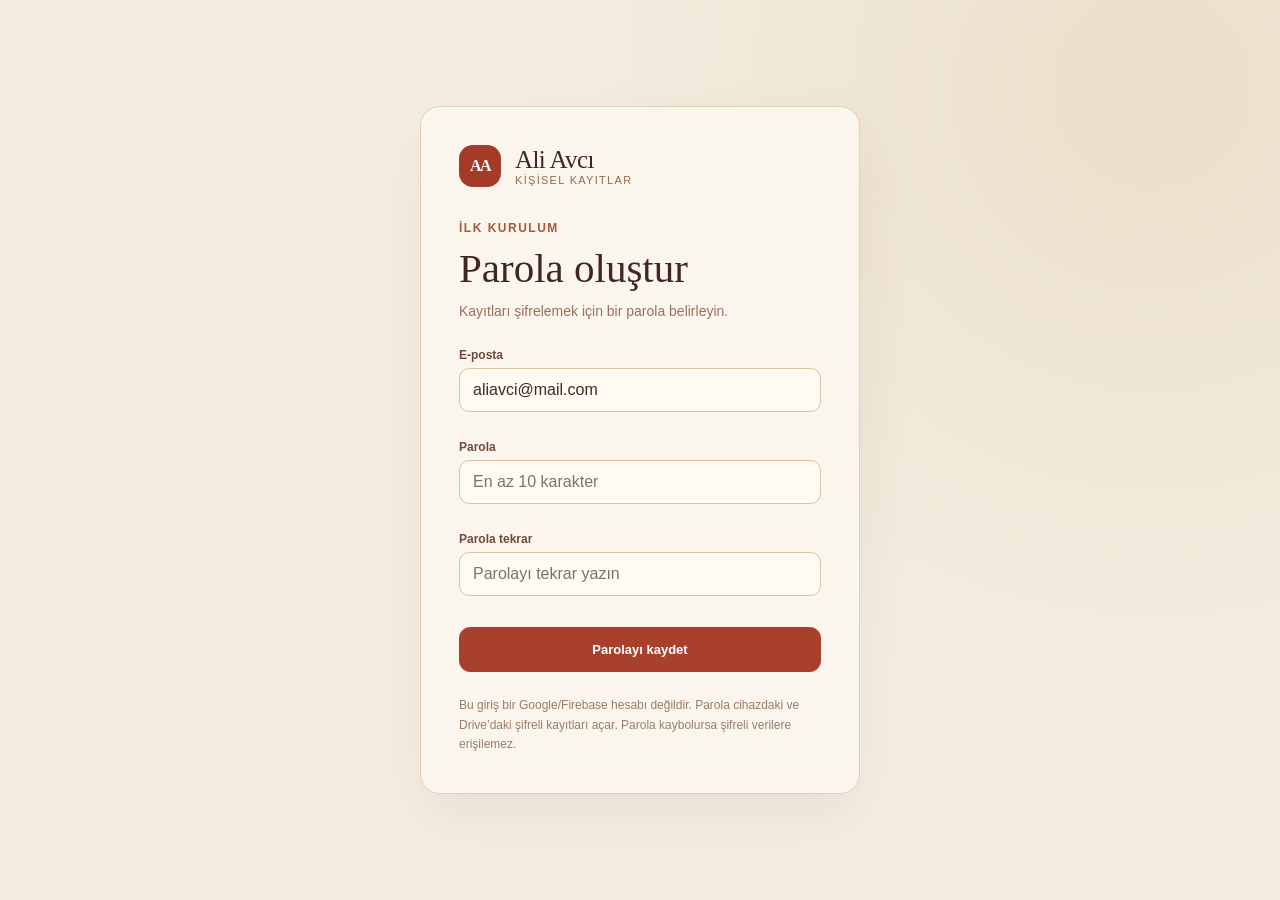
<file: index.html>
<!doctype html>
<html lang="tr">
<head>
  <meta charset="utf-8">
  <meta name="viewport" content="width=device-width, initial-scale=1, viewport-fit=cover">
  <meta name="kendime-version" content="1.2.7">
  <meta name="theme-color" content="#f4eee2">
  <meta name="description" content="Notlar, takvim ve kişisel kayıtlar. Şifreli yerel kasa ve Google Drive yedeği.">
  <meta name="referrer" content="strict-origin-when-cross-origin">
  <title>Ali Avcı • Notlar ve Takvim</title>
  <link rel="manifest" href="./manifest.webmanifest">
  <link rel="icon" type="image/png" sizes="192x192" href="./icons/icon-192.png">
  <link rel="apple-touch-icon" href="./icons/icon-192.png">
  <link rel="stylesheet" href="./style.css">
  <script src="https://accounts.google.com/gsi/client" async defer></script>
  <script src="./config.js" defer></script>
  <script src="./app.js" defer></script>
</head>
<body>
  <div id="app"><div class="loading">Ali Avcı açılıyor…</div></div>
  <div id="toasts" aria-live="polite"></div>
  <dialog id="editor" aria-label="Düzenleme penceresi"><div id="editor-content"></div></dialog>
  <noscript>Bu uygulamayı kullanmak için JavaScript etkin olmalıdır.</noscript>
</body>
</html>
</file>
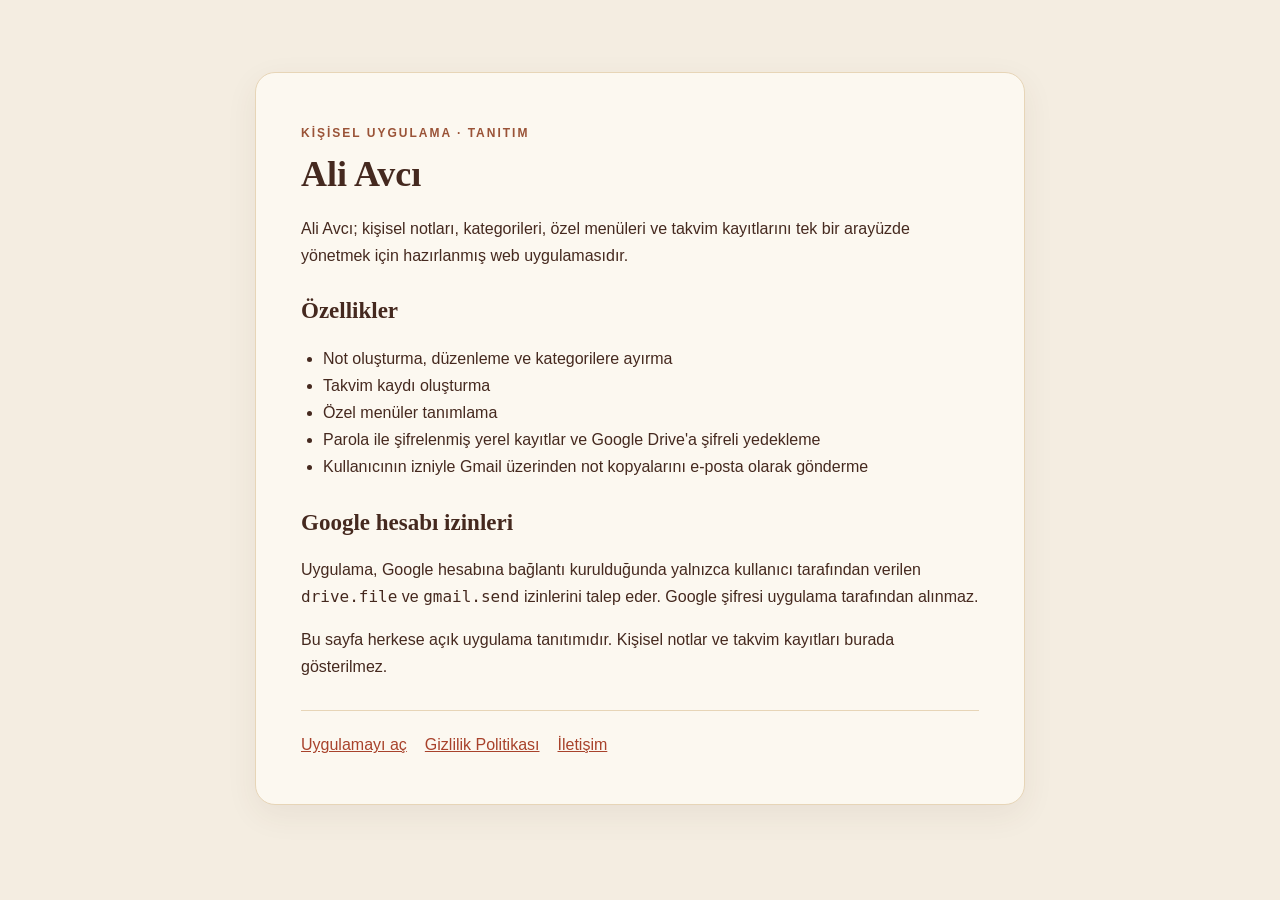
<file: about.html>
<!doctype html>
<html lang="tr">
<head>
<meta charset="utf-8"><meta name="viewport" content="width=device-width, initial-scale=1">
<title>Ali Avcı | Uygulama Hakkında</title>
<meta name="description" content="Ali Avcı kişisel not, takvim, kategori ve Google Drive yedekleme uygulaması hakkında bilgi.">
<style>
:root{color-scheme:light}*{box-sizing:border-box}body{margin:0;background:#f4ede1;color:#45291f;font:16px/1.7 -apple-system,BlinkMacSystemFont,"Segoe UI",sans-serif}main{max-width:770px;margin:8vh auto;padding:45px;background:#fcf8f0;border:1px solid #e7d5b7;border-radius:20px;box-shadow:0 10px 32px #573e2812}h1,h2{font-family:Georgia,"Times New Roman",serif;line-height:1.22}h1{font-size:36px;margin:8px 0 18px}h2{font-size:23px;margin-top:28px}header small{font-size:12px;letter-spacing:2px;color:#9a5337;font-weight:700;text-transform:uppercase}a{color:#a8422b}a:focus-visible{outline:3px solid #a8422b}ul{padding-left:22px}nav{display:flex;flex-wrap:wrap;gap:18px;margin-top:30px;border-top:1px solid #e7d5b7;padding-top:20px}@media(max-width:760px){main{margin:0;border-radius:0;padding:26px;min-height:100vh}}
</style>
</head>
<body><main><header><small>Kişisel uygulama · Tanıtım</small><h1>Ali Avcı</h1></header>
<p>Ali Avcı; kişisel notları, kategorileri, özel menüleri ve takvim kayıtlarını tek bir arayüzde yönetmek için hazırlanmış web uygulamasıdır.</p>
<h2>Özellikler</h2><ul><li>Not oluşturma, düzenleme ve kategorilere ayırma</li><li>Takvim kaydı oluşturma</li><li>Özel menüler tanımlama</li><li>Parola ile şifrelenmiş yerel kayıtlar ve Google Drive'a şifreli yedekleme</li><li>Kullanıcının izniyle Gmail üzerinden not kopyalarını e-posta olarak gönderme</li></ul>
<h2>Google hesabı izinleri</h2><p>Uygulama, Google hesabına bağlantı kurulduğunda yalnızca kullanıcı tarafından verilen <code>drive.file</code> ve <code>gmail.send</code> izinlerini talep eder. Google şifresi uygulama tarafından alınmaz.</p>
<p>Bu sayfa herkese açık uygulama tanıtımıdır. Kişisel notlar ve takvim kayıtları burada gösterilmez.</p>
<nav><a href="./index.html">Uygulamayı aç</a><a href="./privacy.html">Gizlilik Politikası</a><a href="mailto:aliavci@mail.com">İletişim</a></nav>
</main></body></html>
</file>
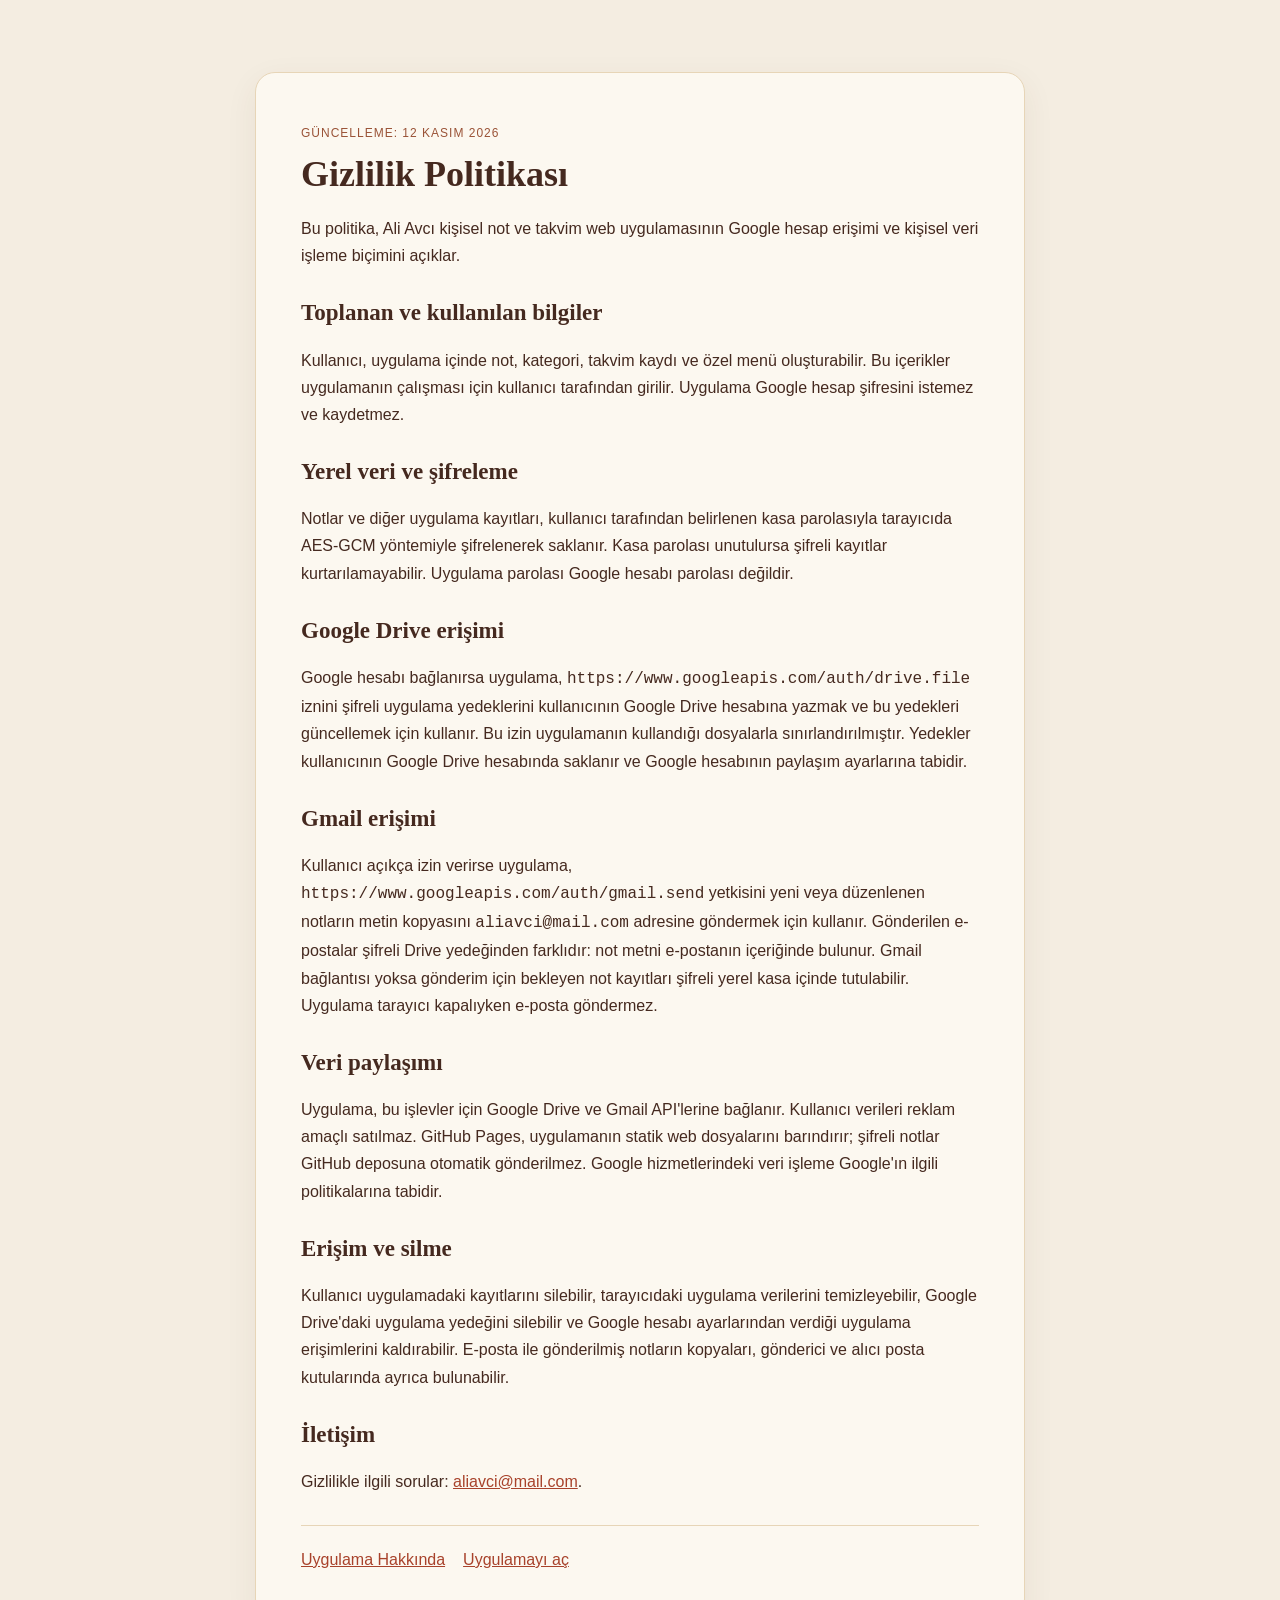
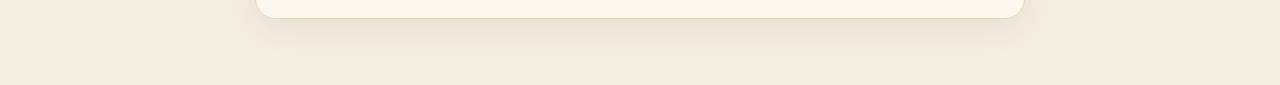
<file: privacy.html>
<!doctype html>
<html lang="tr">
<head>
<meta charset="utf-8"><meta name="viewport" content="width=device-width, initial-scale=1">
<title>Ali Avcı | Gizlilik Politikası</title>
<meta name="description" content="Ali Avcı kişisel uygulaması gizlilik politikası.">
<style>
:root{color-scheme:light}*{box-sizing:border-box}body{margin:0;background:#f4ede1;color:#45291f;font:16px/1.7 -apple-system,BlinkMacSystemFont,"Segoe UI",sans-serif}main{max-width:770px;margin:8vh auto;padding:45px;background:#fcf8f0;border:1px solid #e7d5b7;border-radius:20px;box-shadow:0 10px 32px #573e2812}h1,h2{font-family:Georgia,"Times New Roman",serif;line-height:1.22}h1{font-size:36px;margin:8px 0 18px}h2{font-size:23px;margin-top:30px}a{color:#a8422b}a:focus-visible{outline:3px solid #a8422b}nav{display:flex;flex-wrap:wrap;gap:18px;margin-top:30px;border-top:1px solid #e7d5b7;padding-top:20px}small{font-size:12px;letter-spacing:1px;color:#9a5337}@media(max-width:760px){main{margin:0;border-radius:0;padding:26px;min-height:100vh}}
</style>
</head>
<body><main><header><small>GÜNCELLEME: 12 KASIM 2026</small><h1>Gizlilik Politikası</h1></header>
<p>Bu politika, Ali Avcı kişisel not ve takvim web uygulamasının Google hesap erişimi ve kişisel veri işleme biçimini açıklar.</p>
<h2>Toplanan ve kullanılan bilgiler</h2><p>Kullanıcı, uygulama içinde not, kategori, takvim kaydı ve özel menü oluşturabilir. Bu içerikler uygulamanın çalışması için kullanıcı tarafından girilir. Uygulama Google hesap şifresini istemez ve kaydetmez.</p>
<h2>Yerel veri ve şifreleme</h2><p>Notlar ve diğer uygulama kayıtları, kullanıcı tarafından belirlenen kasa parolasıyla tarayıcıda AES-GCM yöntemiyle şifrelenerek saklanır. Kasa parolası unutulursa şifreli kayıtlar kurtarılamayabilir. Uygulama parolası Google hesabı parolası değildir.</p>
<h2>Google Drive erişimi</h2><p>Google hesabı bağlanırsa uygulama, <code>https://www.googleapis.com/auth/drive.file</code> iznini şifreli uygulama yedeklerini kullanıcının Google Drive hesabına yazmak ve bu yedekleri güncellemek için kullanır. Bu izin uygulamanın kullandığı dosyalarla sınırlandırılmıştır. Yedekler kullanıcının Google Drive hesabında saklanır ve Google hesabının paylaşım ayarlarına tabidir.</p>
<h2>Gmail erişimi</h2><p>Kullanıcı açıkça izin verirse uygulama, <code>https://www.googleapis.com/auth/gmail.send</code> yetkisini yeni veya düzenlenen notların metin kopyasını <code>aliavci@mail.com</code> adresine göndermek için kullanır. Gönderilen e-postalar şifreli Drive yedeğinden farklıdır: not metni e-postanın içeriğinde bulunur. Gmail bağlantısı yoksa gönderim için bekleyen not kayıtları şifreli yerel kasa içinde tutulabilir. Uygulama tarayıcı kapalıyken e-posta göndermez.</p>
<h2>Veri paylaşımı</h2><p>Uygulama, bu işlevler için Google Drive ve Gmail API'lerine bağlanır. Kullanıcı verileri reklam amaçlı satılmaz. GitHub Pages, uygulamanın statik web dosyalarını barındırır; şifreli notlar GitHub deposuna otomatik gönderilmez. Google hizmetlerindeki veri işleme Google'ın ilgili politikalarına tabidir.</p>
<h2>Erişim ve silme</h2><p>Kullanıcı uygulamadaki kayıtlarını silebilir, tarayıcıdaki uygulama verilerini temizleyebilir, Google Drive'daki uygulama yedeğini silebilir ve Google hesabı ayarlarından verdiği uygulama erişimlerini kaldırabilir. E-posta ile gönderilmiş notların kopyaları, gönderici ve alıcı posta kutularında ayrıca bulunabilir.</p>
<h2>İletişim</h2><p>Gizlilikle ilgili sorular: <a href="mailto:aliavci@mail.com">aliavci@mail.com</a>.</p>
<nav><a href="./about.html">Uygulama Hakkında</a><a href="./index.html">Uygulamayı aç</a></nav>
</main></body></html>
</file>
<file: style.css>
:root{font-family:Inter,ui-sans-serif,-apple-system,BlinkMacSystemFont,"Segoe UI",Arial,sans-serif;color:#412720;background:#f4eee2;font-synthesis:none}*{box-sizing:border-box}body{margin:0;min-height:100vh}button,input,textarea,select{font:inherit}button{cursor:pointer}button:disabled{cursor:not-allowed;opacity:.55}a{color:#a23f2c}#app{min-height:100vh}.shell{display:flex;min-height:100vh}.sidebar{width:272px;background:#eee5d4;border-right:1px solid #d9c7a9;display:flex;flex-direction:column;gap:16px;padding:28px 16px 20px;position:sticky;top:0;height:100vh;flex:none;z-index:30}.brand{display:flex;align-items:center;gap:12px;padding:4px 10px 18px}.brand-icon{display:grid;place-items:center;width:42px;height:42px;border-radius:14px;background:#a43b29;color:#fff;font-family:Georgia,serif;font-weight:700;font-size:16px;letter-spacing:-1.5px}.brand-title{font-family:Georgia,serif;font-size:25px;letter-spacing:-.6px;white-space:nowrap}.brand-subtitle{font-size:11px;letter-spacing:1.3px;text-transform:uppercase;color:#926954}.side-links{display:grid;gap:4px}.nav-item{border:0;background:none;color:#664739;display:flex;align-items:center;gap:11px;text-align:left;padding:12px 13px;border-radius:12px;width:100%;font-size:14px;font-weight:600}.nav-item:hover,.nav-item.active{background:#e9d6bb;color:#9c3928}.nav-icon{width:20px;text-align:center;font-size:17px}.nav-label{white-space:nowrap;overflow:hidden;text-overflow:ellipsis}.side-title{color:#9e7d66;font-size:11px;font-weight:800;letter-spacing:1.4px;margin:15px 13px 8px;text-transform:uppercase;display:flex;align-items:center;justify-content:space-between}.icon-button{border:none;background:transparent;color:inherit;font-size:22px;padding:0 4px}.side-custom{overflow-x:hidden;overflow-y:auto;min-height:90px;grid-template-columns:minmax(0,1fr)}.side-custom .nav-icon{flex:0 0 20px}.side-custom .nav-label{min-width:0;white-space:normal;overflow-wrap:anywhere;line-height:1.35}.side-footer{margin-top:auto;padding:14px;border-radius:15px;border:1px solid #ddc9aa;background:#f6ead6;font-size:12px;color:#8b6652;line-height:1.5}.main{flex:1;min-width:0;padding:45px clamp(20px,5vw,72px) 60px;max-width:1750px;margin:0 auto}.topbar{display:flex;justify-content:space-between;align-items:center;gap:20px;margin-bottom:27px}.mobile-menu{display:none}.eyebrow{text-transform:uppercase;letter-spacing:1.5px;font-size:12px;font-weight:800;color:#a6583c}.page-title{font:normal clamp(31px,3.5vw,48px)/1.12 Georgia,'Times New Roman',serif;letter-spacing:-1.2px;margin:8px 0 11px;color:#40211c}.page-subtitle{font-size:14px;color:#937563;margin:0 0 27px}.top-actions{display:flex;gap:10px;align-items:center;flex-wrap:wrap}.button{border:1px solid #d6bfa0;border-radius:11px;padding:11px 16px;background:#f9f2e6;color:#773f30;font-size:13px;font-weight:750;display:inline-flex;align-items:center;justify-content:center;gap:8px;white-space:nowrap}.button:hover{filter:brightness(.97)}.button.primary{background:#a9402e;border-color:#a9402e;color:white}.button.dark{background:#5a352d;border-color:#5a352d;color:white}.button.ghost{border:none;background:transparent;padding:8px}.button.danger{background:#fbf0ec;color:#a22e27;border-color:#e5b8a9}.pill{border-radius:999px;background:#f0dfc3;color:#925130;display:inline-flex;align-items:center;gap:7px;padding:7px 11px;font-size:12px;font-weight:750}.pill.connected{background:#e5eadb;color:#42724a}.hero{background:linear-gradient(110deg,#a9422c,#c65e40);border-radius:20px;padding:30px;color:white;display:flex;align-items:flex-end;justify-content:space-between;gap:25px;box-shadow:0 12px 30px #a33b2312}.hero .eyebrow{color:#f7ceae}.hero h2{font:normal 32px Georgia,serif;margin:9px 0}.hero p{margin:0;color:#ffe6d8;font-size:14px;line-height:1.6;max-width:580px}.hero .button{background:#f9ecdb;border:0}.stats{display:grid;grid-template-columns:repeat(3,minmax(0,1fr));gap:15px;margin:20px 0 28px}.stat{padding:23px;border-radius:18px;background:#f7f0e3;border:1px solid #e1d0b4}.stat-label{color:#9a674f;font-size:12px;letter-spacing:.8px;text-transform:uppercase;font-weight:750}.stat-number{font-size:33px;font-weight:750;margin-top:9px;color:#542b23}.section-heading{display:flex;justify-content:space-between;align-items:center;gap:20px;margin:26px 0 14px}.section-heading h2{font:normal 25px Georgia,serif;margin:0}.section-heading a{font-size:13px;font-weight:750;text-decoration:none}.cards{display:grid;grid-template-columns:repeat(auto-fill,minmax(255px,1fr));gap:14px}.card{background:#efe4d0;border:1px solid #dcc7a7;border-radius:16px;padding:20px;min-width:0}.card:hover{border-color:#bc8c6b}.card-title{font:normal 22px Georgia,serif;color:#482820;margin:7px 0}.card-text{color:#8d6956;font-size:13px;line-height:1.55;margin:7px 0;overflow-wrap:anywhere;white-space:pre-wrap}.card-foot{display:flex;justify-content:space-between;align-items:center;gap:10px;margin-top:17px;font-size:11px;color:#a57965}.card-actions{display:flex;gap:6px}.mini-button{border:1px solid #d4bfa5;border-radius:8px;color:#7b4a39;background:#f8efe1;padding:7px 9px;font-size:12px}.mini-button:hover{background:#fff7ed}.muted{color:#957560}.empty{border:1px dashed #d4bba0;padding:30px;border-radius:16px;background:#f9f2e7;text-align:center;color:#866651}.empty strong{display:block;margin-bottom:8px;color:#633e2d;font-size:17px}.toolbar{display:flex;flex-wrap:wrap;gap:10px;align-items:center;justify-content:space-between;margin-bottom:19px}.filters{display:flex;flex-wrap:wrap;gap:8px}.chip{border-radius:999px;padding:9px 13px;border:1px solid #d8c5ab;background:#f7efe3;font-size:12px;color:#704c3c}.chip.active{background:#61372d;color:white;border-color:#61372d}.search{border:1px solid #d9c4aa;border-radius:11px;background:#fff9ee;padding:12px 13px;color:#4a2c26;min-width:225px;max-width:100%;outline-color:#a94630}.list{display:grid;gap:12px}.list-entry{background:#f7efe3;border:1px solid #decbaa;border-radius:15px;padding:17px 19px;display:flex;gap:15px;align-items:flex-start;justify-content:space-between}.list-entry h3{font:normal 21px Georgia,serif;margin:0 0 7px}.list-entry p{color:#926f5a;font-size:13px;white-space:pre-wrap;overflow-wrap:anywhere;margin:0;line-height:1.5}.date-tag{font-size:11px;font-weight:750;letter-spacing:.3px;color:#a34f36}.calendar-grid{display:grid;grid-template-columns:repeat(7,minmax(0,1fr));gap:7px}.calendar-weekday{text-align:center;font-size:11px;font-weight:800;color:#9d7460;text-transform:uppercase;padding:11px 0}.day{min-height:100px;border:1px solid #decaaa;border-radius:12px;background:#f8f0e3;text-align:left;padding:10px;display:flex;flex-direction:column;gap:8px;overflow:hidden;color:#6d4438}.day:hover{border-color:#a8442e}.day.dim{opacity:.38}.day.today{border:2px solid #b54430}.day.selected{background:#ead2b9}.day-number{font-size:12px;font-weight:800}.day-event{display:block;font-size:10px;border-radius:5px;background:#e8c3a3;color:#763b2a;padding:4px 5px;overflow:hidden;text-overflow:ellipsis;white-space:nowrap}.calendar-layout{display:grid;grid-template-columns:minmax(0,1fr) 285px;gap:19px}.agenda{border:1px solid #decaaa;border-radius:15px;padding:20px;background:#efe5d3}.agenda h3{font:normal 23px Georgia,serif;margin:0 0 15px}.agenda-item{border-bottom:1px solid #dcc5a8;padding:11px 0}.agenda-item:last-child{border:0}.agenda-item strong{font-size:14px}.agenda-item p{color:#896857;font-size:12px;white-space:pre-wrap;margin:5px 0}.settings-grid{display:grid;grid-template-columns:repeat(auto-fit,minmax(280px,1fr));gap:15px}.settings-block{border:1px solid #dcc7a7;border-radius:17px;padding:23px;background:#f7efe2}.settings-block h2{font:normal 24px Georgia,serif;margin:0 0 8px}.settings-block p{font-size:13px;color:#8e705c;line-height:1.7}.field-label{font-size:12px;font-weight:800;display:block;margin:15px 0 6px;color:#704a3e}.field{width:100%;border:1px solid #d7c0a4;border-radius:10px;padding:12px 13px;background:#fffaf2;color:#442820;outline-color:#ab482e}.field:focus{border-color:#ab482e}.hint{font-size:12px;color:#93745f;line-height:1.55}.form-row{display:grid;grid-template-columns:1fr 1fr;gap:12px}.dialog-actions{display:flex;justify-content:flex-end;gap:9px;flex-wrap:wrap;margin-top:22px}.dialog-header{display:flex;align-items:center;justify-content:space-between;gap:20px}.dialog-header h2{font:normal 28px Georgia,serif;margin:0}dialog{border:1px solid #dfc5a4;border-radius:19px;box-shadow:0 25px 90px #25130d55;background:#f7efe3;color:#472a24;padding:26px;width:min(580px,calc(100% - 20px));max-height:90vh;overflow:auto}dialog::backdrop{background:#2e1715aa}.hidden{display:none!important}#toasts{position:fixed;bottom:23px;right:22px;z-index:100;display:grid;gap:8px;max-width:370px}.toast{padding:13px 18px;background:#51352b;color:white;border-radius:11px;box-shadow:0 8px 30px #0002;font-size:13px;line-height:1.4}.toast.error{background:#a63830}.loading{padding:100px;text-align:center;color:#825240}.overlay{display:none}.about{font-size:12px;color:#9b7561;padding:10px 0;line-height:1.6}@media(max-width:1000px){.sidebar{width:194px}.main{padding:35px 25px}.calendar-layout{grid-template-columns:1fr}.agenda{margin-top:10px}}@media(max-width:680px){.sidebar{position:fixed;left:0;top:0;bottom:0;transform:translateX(-102%);transition:transform .2s;width:255px;box-shadow:10px 0 40px #2a140b22}.sidebar.open{transform:translateX(0)}.overlay.show{display:block;position:fixed;inset:0;background:#27181380;z-index:20}.main{padding:22px 15px 50px}.mobile-menu{display:inline-flex;font-size:20px}.topbar{margin-bottom:15px}.top-actions .pill{display:none}.hero{padding:22px;display:block}.hero h2{font-size:27px}.hero .button{margin-top:18px}.stats{gap:8px}.stat{padding:14px}.stat-label{font-size:10px}.stat-number{font-size:24px}.cards{grid-template-columns:1fr}.calendar-grid{gap:3px}.day{min-height:70px;border-radius:7px;padding:5px;gap:3px}.day-number{font-size:10px}.day-event{font-size:9px;padding:2px}.calendar-weekday{font-size:9px}.form-row{grid-template-columns:1fr}.list-entry{display:block}.list-entry .card-actions{margin-top:12px}.toolbar{display:block}.filters{margin-bottom:12px}.search{width:100%}.page-title{font-size:34px}.section-heading h2{font-size:22px}}@media(prefers-reduced-motion:reduce){*{scroll-behavior:auto!important;transition:none!important}}
/* Geniş ekranda mobil menü düğmesini gizle. */
@media(min-width:681px){.button.mobile-menu{display:none}}

/* v1.2: giriş ekranı ve sade ana sayfa */
.auth-shell{min-height:100vh;display:flex;align-items:center;justify-content:center;padding:30px;background:radial-gradient(circle at 90% 10%,#ecdfca 0,#f4eee2 45%)}
.auth-card{width:100%;max-width:440px;padding:38px;border:1px solid #e4cfb4;border-radius:20px;background:#fbf6ed;box-shadow:0 25px 60px #542c1b12}
.auth-brand{display:flex;align-items:center;gap:14px;margin-bottom:34px}.auth-card h1{font:normal 41px/1.15 Georgia,serif;margin:10px 0 9px;color:#412720}
.auth-description{font-size:14px;color:#96725d;margin:0 0 25px;line-height:1.55}
.auth-card .field{margin-bottom:12px}.auth-card .field-label{display:block;margin-top:16px}.auth-submit{width:100%;justify-content:center;margin-top:19px;padding:14px}
.auth-info{font-size:12px;line-height:1.65;color:#997c68;margin:24px 0 0}.auth-error{padding:11px;border-radius:9px;color:#9d3027;background:#fff0e8;font-size:13px}
.compact-hero{min-height:130px;gap:16px}.compact-hero h2{font-size:29px;margin-top:9px}.hero-actions{display:flex;flex-wrap:wrap;gap:9px}
@media(max-width:680px){.auth-card{padding:24px}.auth-card h1{font-size:34px}.hero-actions{width:100%}.hero-actions .button{flex:1;min-width:115px}}

/* Çalışma notları */
.note-filter-bar{display:flex;align-items:end;flex-wrap:wrap;gap:10px;padding:12px 14px;margin:0 0 18px;border:1px solid #ddc9aa;border-radius:13px;background:#f6eddf}
.note-filter-field{min-width:0;flex:0 1 190px;display:grid;gap:5px;font-size:12px;font-weight:800;color:#704a3e}
.note-filter-field .field{min-width:0;padding:9px 10px;font-size:13px}
.note-filter-bar .button{padding:9px 12px}
.note-count{color:#755747;font-size:12px;margin:0 0 9px auto}
.note-meta{display:flex;flex-wrap:wrap;align-items:center;gap:5px;margin:10px 0 0}
.note-badge{border-radius:999px;padding:4px 8px;font-size:11px;font-weight:750;overflow-wrap:anywhere;max-width:100%;border:1px solid transparent}
.note-badge--tag{background:#fff7e9;color:#62483d;border-color:#dbc7a7}
.note-badge--review{background:#fff1cd;color:#654506;border-color:#dac087}
.note-badge--apply{background:#e0ebf7;color:#304c68;border-color:#bacee2}
.note-badge--done{background:#e3efdf;color:#325738;border-color:#b9cdb3}
.note-editor-meta{display:grid;grid-template-columns:minmax(0,2fr) minmax(0,1fr);gap:12px}
.note-editor-meta .hint{display:block;margin-top:5px}
@media(max-width:680px){.note-filter-field{flex:1 1 130px}.note-editor-meta{grid-template-columns:minmax(0,1fr);gap:0}}

/* Keep the scrollbar space stable and only reveal the thumb on interaction. */
.side-custom{--menu-scroll-thumb:transparent}
@media (hover:hover) and (pointer:fine){
  .side-custom:hover{--menu-scroll-thumb:#95674e}
}
.side-custom:has(:focus-visible){--menu-scroll-thumb:#95674e}
@supports (scrollbar-width:thin) and (scrollbar-color:transparent transparent){
  .side-custom{scrollbar-width:thin;scrollbar-color:var(--menu-scroll-thumb) transparent}
}
@supports not ((scrollbar-width:thin) and (scrollbar-color:transparent transparent)){
  .side-custom::-webkit-scrollbar{width:6px}
  .side-custom::-webkit-scrollbar-track,.side-custom::-webkit-scrollbar-corner{background:transparent}
  .side-custom::-webkit-scrollbar-thumb{background:var(--menu-scroll-thumb);border-radius:999px}
  .side-custom::-webkit-scrollbar-button{display:none}
}
@media (forced-colors:active){
  .side-custom{scrollbar-width:auto;scrollbar-color:auto}
}

.password-toolbar{display:flex;justify-content:space-between;align-items:center;gap:12px;margin-bottom:16px;flex-wrap:wrap}
.password-toolbar .search{flex:0 1 332px;min-width:min(225px,100%)}
.password-entry{align-items:center}
.password-entry-main{min-width:0;overflow-wrap:anywhere}
.password-entry-main p{margin-bottom:5px}
.password-value{margin-top:6px;color:#694536;font:13px/1.4 ui-monospace,monospace;white-space:pre-wrap;overflow-wrap:anywhere}
.password-mask{letter-spacing:.12em}
.password-actions{flex:0 0 auto;flex-wrap:wrap}
@media(max-width:680px){
  .password-toolbar .search{flex:1 1 155px;min-width:0}
  .password-entry .password-actions{margin-top:10px}
}

/* Desktop-only compact sidebar. The mobile drawer is unchanged. */
.sidebar-toggle{display:none}
@media(min-width:681px){
  .side-brand-row{display:flex;align-items:flex-start;justify-content:space-between;gap:5px}
  .side-brand-row .brand{gap:8px;padding:4px 0 18px}
  .side-brand-row .brand-icon{flex:none}
  .sidebar-toggle{display:grid;place-items:center;flex:none;width:30px;height:30px;margin-top:9px;padding:0;border:1px solid #d9c7a9;border-radius:8px;background:#f7efe2;color:#784b39}
  .sidebar-toggle:hover{background:#e9d6bb;color:#9c3928}
  .sidebar-toggle:focus-visible{outline:2px solid #a43b29;outline-offset:2px}
  .sidebar.sidebar-compact{width:76px;gap:12px;padding-inline:10px}
  .sidebar-compact .side-brand-row{flex-direction:column;align-items:center;gap:8px}
  .sidebar-compact .side-brand-row .brand{padding:4px 0 0}
  .sidebar-compact .sidebar-toggle{margin-top:0}
  .sidebar-compact .sidebar-toggle-arrow{transform-box:fill-box;transform-origin:center;transform:rotate(180deg)}
  .sidebar-compact .side-brand-name,.sidebar-compact .nav-label,.sidebar-compact .side-title>span,.sidebar-compact .side-footer,.sidebar-compact .side-custom>.hint{display:none}
  .sidebar-compact .nav-item{justify-content:center;min-height:42px;padding:9px 4px}
  .sidebar-compact .nav-icon{flex:none}
  .sidebar-compact .side-title{justify-content:center;margin:7px 0 0}
  .sidebar-compact .side-custom{min-height:0}
}
@media(min-width:681px) and (max-width:1000px){
  .side-brand-row .brand{gap:6px}
  .side-brand-row .brand-icon{width:36px;height:36px;border-radius:12px}
  .side-brand-row .brand-title{font-size:22px}
  .side-brand-row .brand-subtitle{font-size:9px;letter-spacing:1px}
  .sidebar-toggle{width:27px;height:27px;margin-top:8px}
  .sidebar-compact .sidebar-toggle{margin-top:0}
}
</file>
